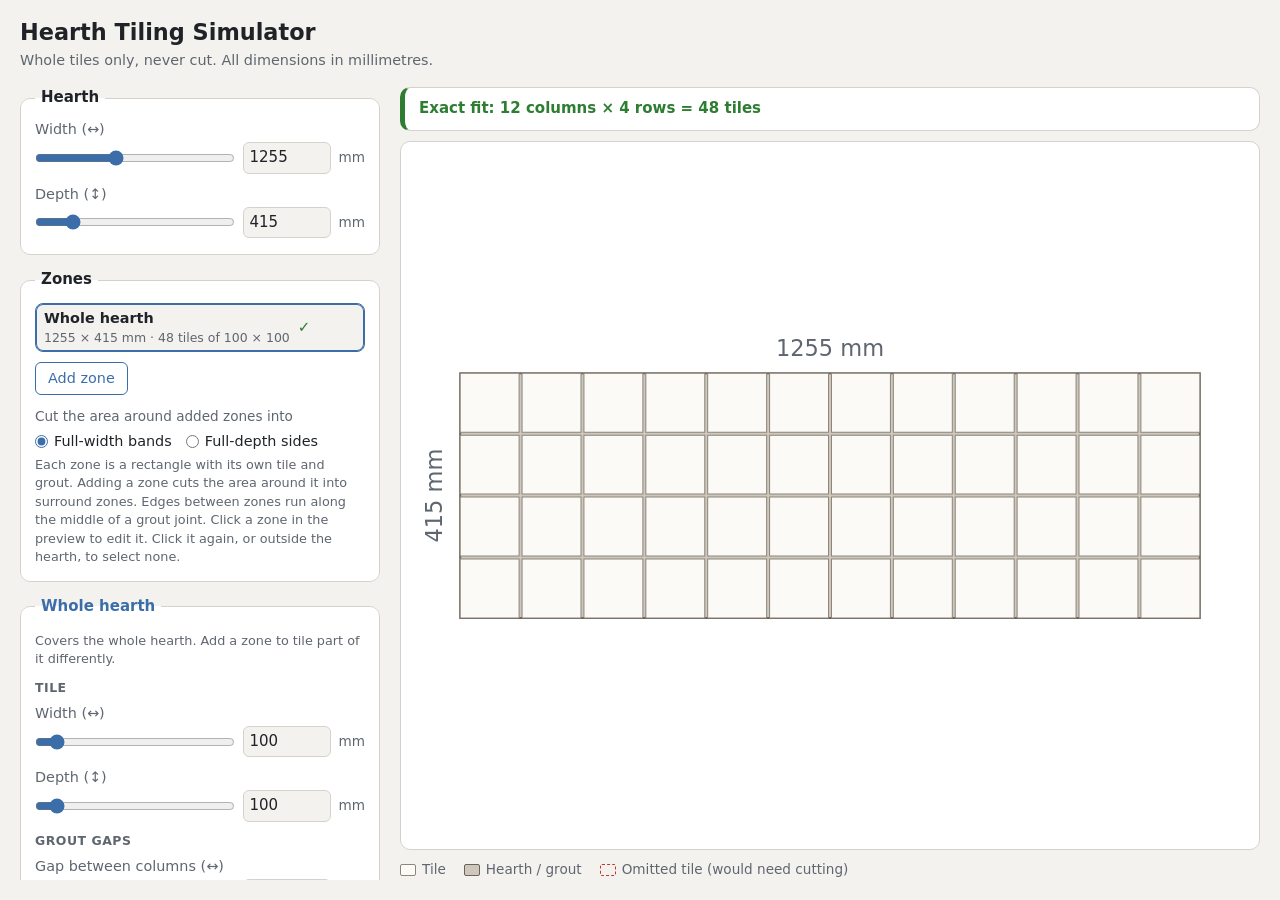
<file: index.html>
<!doctype html>
<html lang="en">
<head>
  <meta charset="utf-8">
  <meta name="viewport" content="width=device-width, initial-scale=1">
  <title>Hearth Tiling Simulator</title>
  <link rel="stylesheet" href="style.css">
</head>
<body>
  <header>
    <h1>Hearth Tiling Simulator</h1>
    <p class="subtitle">Whole tiles only, never cut. All dimensions in millimetres.</p>
  </header>

  <main>
    <aside class="controls">
      <fieldset>
        <legend>Hearth</legend>
        <div class="rows" data-rows="hearth"></div>
      </fieldset>

      <fieldset>
        <legend>Zones</legend>
        <ul id="zone-list" class="zone-list" aria-label="Zones"></ul>
        <button type="button" id="add-zone" class="btn">Add zone</button>
        <div class="choice" role="radiogroup" aria-labelledby="cut-label">
          <span id="cut-label">Cut the area around added zones into</span>
          <label><input type="radio" name="cut" value="rows" checked> Full-width bands</label>
          <label><input type="radio" name="cut" value="cols"> Full-depth sides</label>
        </div>
        <p class="hint">
          Each zone is a rectangle with its own tile and grout. Adding a zone cuts the area around
          it into surround zones. Edges between zones run along the middle of a grout joint.
          Click a zone in the preview to edit it. Click it again, or outside the hearth, to
          select none.
        </p>
      </fieldset>

      <fieldset class="zone-panel">
        <legend id="zone-title"></legend>
        <p id="zone-extent" class="hint"></p>
        <div id="zone-fields">
          <div id="placement">
            <h3>Size and position</h3>
            <div class="rows" data-rows="size"></div>
            <div class="rows" data-rows="offset-x"></div>
            <label class="toggle toggle-tight">
              <input type="checkbox" id="centre-x">
              Centre left-right on the hearth
            </label>
            <div class="rows" data-rows="offset-y"></div>
            <label class="toggle toggle-tight">
              <input type="checkbox" id="centre-y">
              Centre top-bottom on the hearth
            </label>
            <button type="button" id="remove-zone" class="btn btn-danger">Remove zone</button>
          </div>
          <h3>Tile</h3>
          <div class="rows" data-rows="tile"></div>
          <h3>Grout gaps</h3>
          <div class="rows" data-rows="grout"></div>
          <p class="hint">Values accept decimals or fractions, e.g. 1.5 or 1 1/2.</p>
          <div id="apply" class="apply">
            <button type="button" id="apply-tile" class="btn btn-small">Use this tile in all zones</button>
            <button type="button" id="apply-gaps" class="btn btn-small">Use these gaps in all zones</button>
          </div>
        </div>
      </fieldset>

      <fieldset>
        <legend>Grout</legend>
        <label class="toggle">
          <input type="checkbox" id="border">
          Grout border around hearth edge
        </label>
        <p class="hint">
          On: a grout gap also runs between the outer tiles and the hearth edge.
          Off: the outer tiles sit flush against the edge.
        </p>
        <label class="toggle">
          <input type="checkbox" id="balance">
          Auto-balance grout gaps
        </label>
        <p class="hint">
          Spreads any leftover space evenly across each zone's grout gaps so its tiles fill it
          exactly. The gaps set before turning this on act as minimums. Turning it off keeps the
          balanced gaps, ready to adjust by hand.
        </p>
      </fieldset>
    </aside>

    <section class="preview">
      <div id="status" class="status" role="status" aria-live="polite">
        <strong id="summary"></strong>
        <p id="details"></p>
        <ul id="issues"></ul>
      </div>

      <div class="stage">
        <svg id="view" preserveAspectRatio="xMidYMid meet" role="img"
             aria-label="Top-down view of the tiled hearth">
          <defs id="clips"></defs>
          <rect id="hearth"></rect>
          <path id="tiles"></path>
          <g id="ghosts"></g>
          <rect id="zone-sel"></rect>
          <g id="zone-labels"></g>
          <g id="zone-hits"></g>
          <text id="label-w" text-anchor="middle"></text>
          <text id="label-d" text-anchor="middle"></text>
        </svg>
      </div>

      <ul class="legend">
        <li><span class="swatch swatch-tile"></span>Tile</li>
        <li><span class="swatch swatch-grout"></span>Hearth / grout</li>
        <li><span class="swatch swatch-ghost"></span>Omitted tile (would need cutting)</li>
        <li id="legend-sel"><span class="swatch swatch-sel"></span>Selected zone</li>
      </ul>
    </section>
  </main>

  <script src="layout.js"></script>
  <script src="app.js"></script>
</body>
</html>
</file>
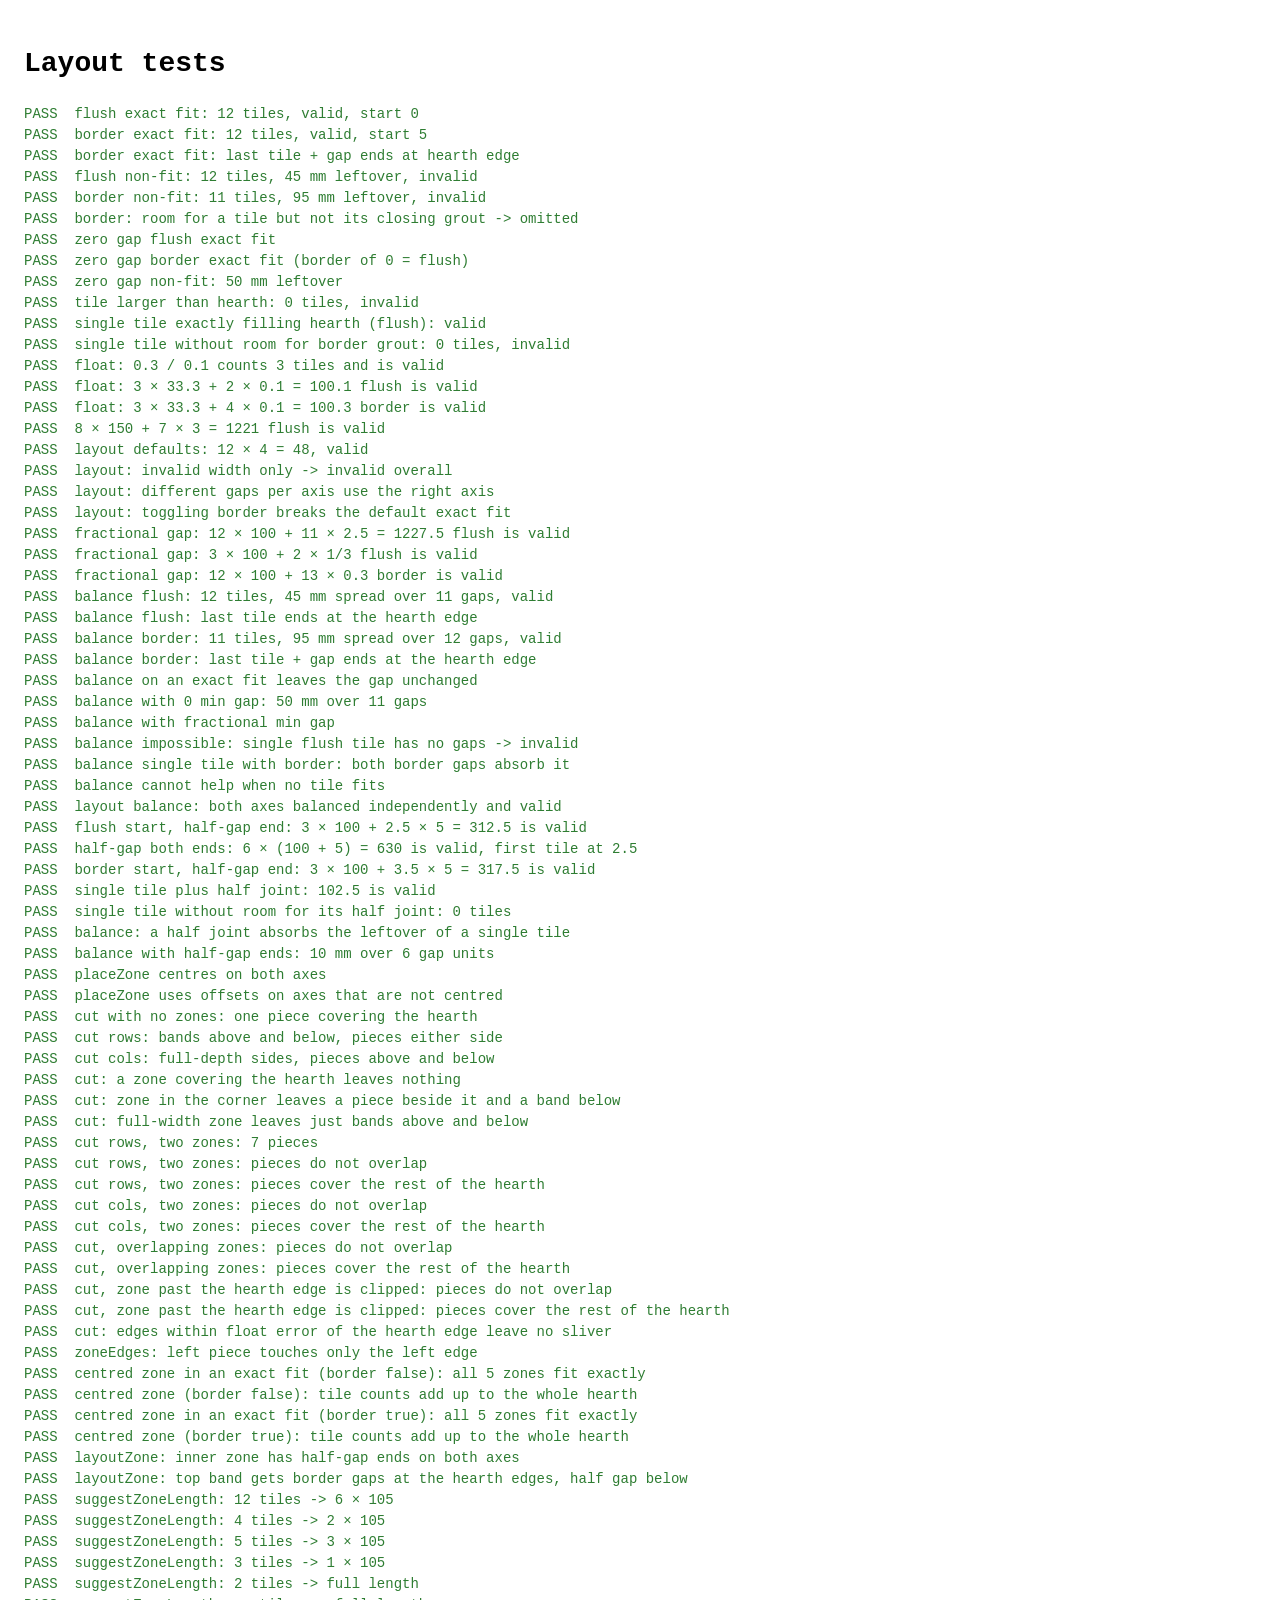
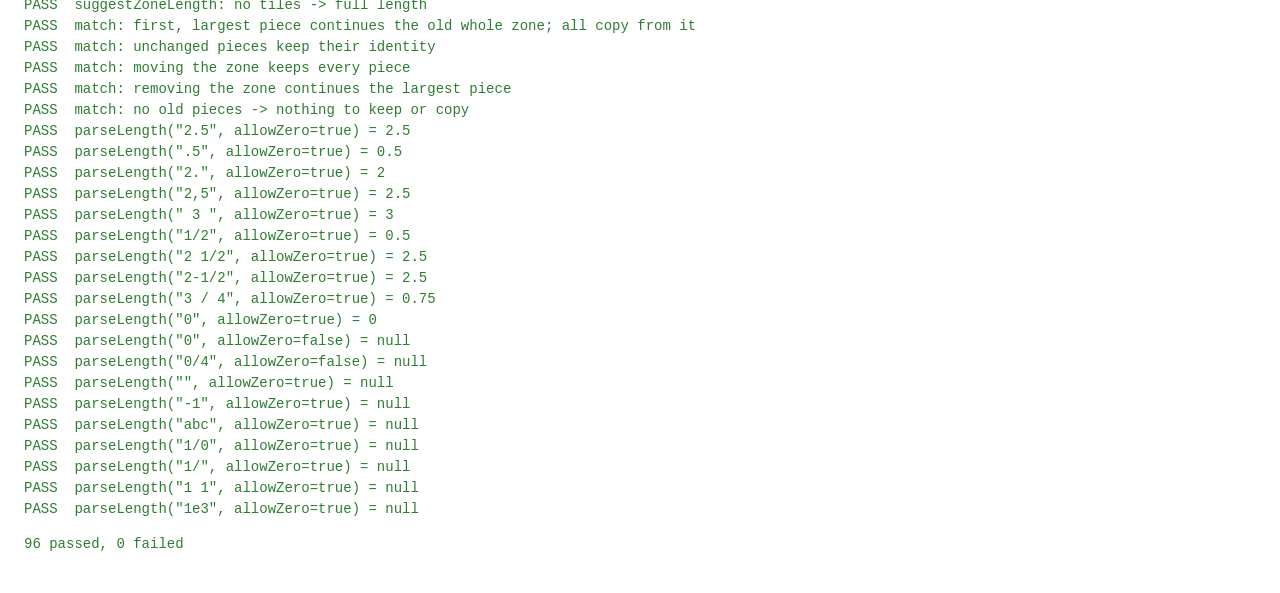
<file: tests.html>
<!doctype html>
<html lang="en">
<head>
  <meta charset="utf-8">
  <title>Layout tests</title>
  <style>
    body { font: 14px/1.5 ui-monospace, monospace; padding: 16px; }
    .pass { color: #2e7d32; }
    .fail { color: #b3261e; font-weight: bold; }
  </style>
</head>
<body>
  <h1>Layout tests</h1>
  <pre id="out"></pre>

  <script src="layout.js"></script>
  <script>
    const out = document.getElementById('out');
    let passed = 0;
    let failed = 0;

    function check(name, cond, detail) {
      const line = document.createElement('div');
      line.className = cond ? 'pass' : 'fail';
      line.textContent = `${cond ? 'PASS' : 'FAIL'}  ${name}${cond ? '' : `  -> ${JSON.stringify(detail)}`}`;
      out.appendChild(line);
      cond ? passed++ : failed++;
    }

    const near = (a, b) => Math.abs(a - b) < 1e-9;
    const axis = TilingLayout.computeAxis;
    let r;

    r = axis(1255, 100, 5, false);
    check('flush exact fit: 12 tiles, valid, start 0', r.count === 12 && r.valid && r.start === 0 && near(r.leftover, 0), r);

    r = axis(1265, 100, 5, true);
    check('border exact fit: 12 tiles, valid, start 5', r.count === 12 && r.valid && r.start === 5 && near(r.leftover, 0), r);
    check('border exact fit: last tile + gap ends at hearth edge',
      near(r.start + (r.count - 1) * r.step + 100 + 5, 1265), r);

    r = axis(1300, 100, 5, false);
    check('flush non-fit: 12 tiles, 45 mm leftover, invalid', r.count === 12 && near(r.leftover, 45) && !r.valid, r);

    r = axis(1255, 100, 5, true);
    check('border non-fit: 11 tiles, 95 mm leftover, invalid', r.count === 11 && near(r.leftover, 95) && !r.valid, r);

    r = axis(1260, 100, 5, true);
    check('border: room for a tile but not its closing grout -> omitted', r.count === 11 && near(r.leftover, 100) && !r.valid, r);

    r = axis(1200, 100, 0, false);
    check('zero gap flush exact fit', r.count === 12 && r.valid, r);
    r = axis(1200, 100, 0, true);
    check('zero gap border exact fit (border of 0 = flush)', r.count === 12 && r.valid, r);
    r = axis(1250, 100, 0, false);
    check('zero gap non-fit: 50 mm leftover', r.count === 12 && near(r.leftover, 50) && !r.valid, r);

    r = axis(80, 100, 5, false);
    check('tile larger than hearth: 0 tiles, invalid', r.count === 0 && !r.valid && near(r.leftover, 80), r);

    r = axis(100, 100, 5, false);
    check('single tile exactly filling hearth (flush): valid', r.count === 1 && r.valid, r);
    r = axis(100, 100, 5, true);
    check('single tile without room for border grout: 0 tiles, invalid', r.count === 0 && !r.valid, r);

    r = axis(0.3, 0.1, 0, false);
    check('float: 0.3 / 0.1 counts 3 tiles and is valid', r.count === 3 && r.valid, r);
    r = axis(100.1, 33.3, 0.1, false);
    check('float: 3 × 33.3 + 2 × 0.1 = 100.1 flush is valid', r.count === 3 && r.valid, r);
    r = axis(100.3, 33.3, 0.1, true);
    check('float: 3 × 33.3 + 4 × 0.1 = 100.3 border is valid', r.count === 3 && r.valid, r);
    r = axis(1221, 150, 3, false);
    check('8 × 150 + 7 × 3 = 1221 flush is valid', r.count === 8 && r.valid, r);

    const defaults = { hearthW: 1255, hearthD: 415, tileW: 100, tileD: 100, gapX: 5, gapY: 5, border: false };
    let l = TilingLayout.computeLayout(defaults);
    check('layout defaults: 12 × 4 = 48, valid', l.cols === 12 && l.rows === 4 && l.total === 48 && l.valid, l);

    l = TilingLayout.computeLayout({ ...defaults, hearthW: 1300 });
    check('layout: invalid width only -> invalid overall', !l.valid && !l.x.valid && l.y.valid && l.cols === 12, l);

    l = TilingLayout.computeLayout({ ...defaults, gapX: 3, gapY: 7 });
    check('layout: different gaps per axis use the right axis', l.x.step === 103 && l.y.step === 107, l);

    l = TilingLayout.computeLayout({ ...defaults, border: true });
    check('layout: toggling border breaks the default exact fit', !l.valid && l.cols === 11 && l.rows === 3, l);

    // ---------- Fractional gaps ----------

    r = axis(1227.5, 100, 2.5, false);
    check('fractional gap: 12 × 100 + 11 × 2.5 = 1227.5 flush is valid', r.count === 12 && r.valid, r);
    r = axis(300 + 2 / 3, 100, 1 / 3, false);
    check('fractional gap: 3 × 100 + 2 × 1/3 flush is valid', r.count === 3 && r.valid, r);
    r = axis(1200 + 13 * 0.3, 100, 0.3, true);
    check('fractional gap: 12 × 100 + 13 × 0.3 border is valid', r.count === 12 && r.valid, r);

    // ---------- Auto-balance ----------

    r = axis(1300, 100, 5, false, true);
    check('balance flush: 12 tiles, 45 mm spread over 11 gaps, valid',
      r.count === 12 && r.balanced && r.gapUnits === 11 && near(r.gap, 5 + 45 / 11) && r.valid && r.start === 0, r);
    check('balance flush: last tile ends at the hearth edge', near(r.start + 11 * r.step + 100, 1300), r);

    r = axis(1255, 100, 5, true, true);
    check('balance border: 11 tiles, 95 mm spread over 12 gaps, valid',
      r.count === 11 && r.gapUnits === 12 && near(r.gap, 5 + 95 / 12) && r.valid && near(r.start, r.gap), r);
    check('balance border: last tile + gap ends at the hearth edge', near(r.start + 10 * r.step + 100 + r.gap, 1255), r);

    r = axis(1255, 100, 5, false, true);
    check('balance on an exact fit leaves the gap unchanged', r.count === 12 && !r.balanced && r.gap === 5 && r.valid, r);

    r = axis(1250, 100, 0, false, true);
    check('balance with 0 min gap: 50 mm over 11 gaps', r.count === 12 && near(r.gap, 50 / 11) && r.valid, r);

    r = axis(1300.25, 100, 2.5, false, true);
    check('balance with fractional min gap', r.count === 12 && near(r.gap, 2.5 + 72.75 / 11) && r.valid, r);

    r = axis(150, 100, 5, false, true);
    check('balance impossible: single flush tile has no gaps -> invalid', r.count === 1 && r.gapUnits === 0 && !r.valid && near(r.leftover, 50), r);
    r = axis(150, 100, 5, true, true);
    check('balance single tile with border: both border gaps absorb it', r.count === 1 && near(r.gap, 25) && r.valid, r);
    r = axis(80, 100, 5, false, true);
    check('balance cannot help when no tile fits', r.count === 0 && !r.valid, r);

    l = TilingLayout.computeLayout({ ...defaults, hearthW: 1300, hearthD: 430, balance: true });
    check('layout balance: both axes balanced independently and valid',
      l.valid && l.cols === 12 && l.rows === 4 && near(l.x.gap, 5 + 45 / 11) && near(l.y.gap, 5 + 15 / 3), l);

    // ---------- Half-gap ends (zone edges inside the hearth) ----------

    r = axis(312.5, 100, 5, [0, 0.5]);
    check('flush start, half-gap end: 3 × 100 + 2.5 × 5 = 312.5 is valid', r.count === 3 && r.valid && r.start === 0 && r.gapUnits === 2.5, r);
    r = axis(630, 100, 5, [0.5, 0.5]);
    check('half-gap both ends: 6 × (100 + 5) = 630 is valid, first tile at 2.5', r.count === 6 && r.valid && r.start === 2.5, r);
    r = axis(317.5, 100, 5, [1, 0.5]);
    check('border start, half-gap end: 3 × 100 + 3.5 × 5 = 317.5 is valid', r.count === 3 && r.valid && r.start === 5, r);
    r = axis(102.5, 100, 5, [0, 0.5]);
    check('single tile plus half joint: 102.5 is valid', r.count === 1 && r.valid, r);
    r = axis(100, 100, 5, [0, 0.5]);
    check('single tile without room for its half joint: 0 tiles', r.count === 0 && !r.valid, r);
    r = axis(150, 100, 5, [0, 0.5], true);
    check('balance: a half joint absorbs the leftover of a single tile',
      r.count === 1 && r.gapUnits === 0.5 && near(r.gap, 100) && r.valid, r);
    r = axis(640, 100, 5, [0.5, 0.5], true);
    check('balance with half-gap ends: 10 mm over 6 gap units',
      r.count === 6 && near(r.gap, 5 + 10 / 6) && near(r.start, r.gap / 2) && r.valid, r);

    // ---------- Zone geometry ----------

    const rectNear = (a, b) => near(a.x, b.x) && near(a.y, b.y) && near(a.w, b.w) && near(a.d, b.d);
    const rectsNear = (as, bs) => as.length === bs.length && as.every((a, i) => rectNear(a, bs[i]));
    const area = (rs) => rs.reduce((s, q) => s + q.w * q.d, 0);
    // Pieces must not overlap each other or the holes, and must cover the rest of the hearth.
    function checkPartition(name, W, D, holes, pieces, holeArea) {
      let overlaps = 0;
      pieces.forEach((a, i) => {
        pieces.slice(i + 1).forEach((b) => { if (TilingLayout.overlapArea(a, b) > 1e-9) overlaps++; });
        holes.forEach((h) => { if (TilingLayout.overlapArea(a, h) > 1e-9) overlaps++; });
      });
      check(`${name}: pieces do not overlap`, overlaps === 0, pieces);
      check(`${name}: pieces cover the rest of the hearth`, near(area(pieces) + holeArea, W * D), area(pieces));
    }

    let rect = TilingLayout.placeZone({ zoneW: 630, zoneD: 210, zoneX: 0, zoneY: 0, centreX: true, centreY: true }, 1255, 415);
    check('placeZone centres on both axes', rectNear(rect, { x: 312.5, y: 102.5, w: 630, d: 210 }), rect);
    rect = TilingLayout.placeZone({ zoneW: 630, zoneD: 210, zoneX: 10, zoneY: 20, centreX: false, centreY: true }, 1255, 415);
    check('placeZone uses offsets on axes that are not centred', rectNear(rect, { x: 10, y: 102.5, w: 630, d: 210 }), rect);

    const cut = TilingLayout.cutSurround;
    const hole = { x: 312.5, y: 102.5, w: 630, d: 210 };
    let pieces = cut(1255, 415, []);
    check('cut with no zones: one piece covering the hearth', rectsNear(pieces, [{ x: 0, y: 0, w: 1255, d: 415 }]), pieces);

    pieces = cut(1255, 415, [hole], 'rows');
    check('cut rows: bands above and below, pieces either side', rectsNear(pieces, [
      { x: 0, y: 0, w: 1255, d: 102.5 },
      { x: 0, y: 102.5, w: 312.5, d: 210 },
      { x: 942.5, y: 102.5, w: 312.5, d: 210 },
      { x: 0, y: 312.5, w: 1255, d: 102.5 },
    ]), pieces);

    pieces = cut(1255, 415, [hole], 'cols');
    check('cut cols: full-depth sides, pieces above and below', rectsNear(pieces, [
      { x: 0, y: 0, w: 312.5, d: 415 },
      { x: 312.5, y: 0, w: 630, d: 102.5 },
      { x: 942.5, y: 0, w: 312.5, d: 415 },
      { x: 312.5, y: 312.5, w: 630, d: 102.5 },
    ]), pieces);

    pieces = cut(1255, 415, [{ x: 0, y: 0, w: 1255, d: 415 }]);
    check('cut: a zone covering the hearth leaves nothing', pieces.length === 0, pieces);

    pieces = cut(1255, 415, [{ x: 0, y: 0, w: 500, d: 200 }]);
    check('cut: zone in the corner leaves a piece beside it and a band below', rectsNear(pieces, [
      { x: 500, y: 0, w: 755, d: 200 },
      { x: 0, y: 200, w: 1255, d: 215 },
    ]), pieces);

    pieces = cut(1255, 415, [{ x: 0, y: 100, w: 1255, d: 200 }]);
    check('cut: full-width zone leaves just bands above and below', rectsNear(pieces, [
      { x: 0, y: 0, w: 1255, d: 100 },
      { x: 0, y: 300, w: 1255, d: 115 },
    ]), pieces);

    let holes = [{ x: 100, y: 100, w: 200, d: 200 }, { x: 500, y: 150, w: 200, d: 100 }];
    pieces = cut(1255, 415, holes, 'rows');
    check('cut rows, two zones: 7 pieces', pieces.length === 7, pieces);
    checkPartition('cut rows, two zones', 1255, 415, holes, pieces, 60000);
    pieces = cut(1255, 415, holes, 'cols');
    checkPartition('cut cols, two zones', 1255, 415, holes, pieces, 60000);

    holes = [{ x: 100, y: 100, w: 300, d: 200 }, { x: 300, y: 50, w: 200, d: 100 }];
    pieces = cut(1255, 415, holes);
    checkPartition('cut, overlapping zones', 1255, 415, holes, pieces, 60000 + 20000 - 100 * 50);

    holes = [{ x: 1100, y: -50, w: 300, d: 200 }];
    pieces = cut(1255, 415, holes);
    checkPartition('cut, zone past the hearth edge is clipped', 1255, 415, holes, pieces, 155 * 150);

    pieces = cut(1255, 415, [{ ...hole, x: 1e-9 }]);
    check('cut: edges within float error of the hearth edge leave no sliver', pieces.length === 3, pieces);

    let e = TilingLayout.zoneEdges({ x: 0, y: 102.5, w: 312.5, d: 210 }, 1255, 415);
    check('zoneEdges: left piece touches only the left edge', e.left && !e.right && !e.top && !e.bottom, e);

    // Adding a zone of n·(tile + gap), centred, keeps an exact fit exact for every zone.
    const settings = { tileW: 100, tileD: 100, gapX: 5, gapY: 5 };
    for (const [border, W, D] of [[false, 1255, 415], [true, 1265, 425]]) {
      const zone = { zoneW: 630, zoneD: 210, centreX: true, centreY: true };
      const zr = TilingLayout.placeZone(zone, W, D);
      const all = [zr, ...cut(W, D, [zr])].map((q) => TilingLayout.layoutZone(q, settings, W, D, border, false));
      check(`centred zone in an exact fit (border ${border}): all 5 zones fit exactly`,
        all.length === 5 && all.every((l) => l.valid), all.map((l) => [l.cols, l.rows, l.x.leftover, l.y.leftover]));
      check(`centred zone (border ${border}): tile counts add up to the whole hearth`,
        all.reduce((n, l) => n + l.total, 0) === 48, all.map((l) => l.total));
    }

    let lz = TilingLayout.layoutZone({ x: 312.5, y: 102.5, w: 630, d: 210 }, settings, 1255, 415, false, false);
    check('layoutZone: inner zone has half-gap ends on both axes',
      lz.x.ends[0] === 0.5 && lz.x.ends[1] === 0.5 && lz.y.ends[0] === 0.5 && lz.y.ends[1] === 0.5 && near(lz.x.start, 2.5), lz);
    lz = TilingLayout.layoutZone({ x: 0, y: 0, w: 1255, d: 102.5 }, settings, 1255, 415, true, false);
    check('layoutZone: top band gets border gaps at the hearth edges, half gap below',
      lz.x.ends[0] === 1 && lz.x.ends[1] === 1 && lz.y.ends[0] === 1 && lz.y.ends[1] === 0.5, lz);

    const suggest = TilingLayout.suggestZoneLength;
    check('suggestZoneLength: 12 tiles -> 6 × 105', suggest(1255, 12, 100, 5) === 630, suggest(1255, 12, 100, 5));
    check('suggestZoneLength: 4 tiles -> 2 × 105', suggest(415, 4, 100, 5) === 210, suggest(415, 4, 100, 5));
    check('suggestZoneLength: 5 tiles -> 3 × 105', suggest(520, 5, 100, 5) === 315, suggest(520, 5, 100, 5));
    check('suggestZoneLength: 3 tiles -> 1 × 105', suggest(310, 3, 100, 5) === 105, suggest(310, 3, 100, 5));
    check('suggestZoneLength: 2 tiles -> full length', suggest(205, 2, 100, 5) === 205, suggest(205, 2, 100, 5));
    check('suggestZoneLength: no tiles -> full length', suggest(80, 0, 100, 5) === 80, suggest(80, 0, 100, 5));

    // ---------- Matching zones across cuts ----------

    const match = TilingLayout.matchRects;
    const whole = [{ x: 0, y: 0, w: 1255, d: 415 }];
    const four = cut(1255, 415, [hole]);
    let m = match(whole, four);
    check('match: first, largest piece continues the old whole zone; all copy from it',
      m[0].keep === 0 && m.slice(1).every((q) => q.keep === -1) && m.every((q) => q.from === 0), m);
    m = match(four, four);
    check('match: unchanged pieces keep their identity', m.every((q, i) => q.keep === i && q.from === i), m);
    const moved = cut(1255, 415, [{ ...hole, x: 300 }]);
    m = match(four, moved);
    check('match: moving the zone keeps every piece', m.every((q, i) => q.keep === i), m);
    m = match(four, whole);
    check('match: removing the zone continues the largest piece', m[0].keep === 0 && m[0].from === 0, m);
    m = match([], whole);
    check('match: no old pieces -> nothing to keep or copy', m[0].keep === -1 && m[0].from === -1, m);

    // ---------- Input parsing ----------

    const parse = TilingLayout.parseLength;
    const parseCases = [
      ['2.5', true, 2.5], ['.5', true, 0.5], ['2.', true, 2], ['2,5', true, 2.5], [' 3 ', true, 3],
      ['1/2', true, 0.5], ['2 1/2', true, 2.5], ['2-1/2', true, 2.5], ['3 / 4', true, 0.75],
      ['0', true, 0], ['0', false, null], ['0/4', false, null], ['', true, null], ['-1', true, null],
      ['abc', true, null], ['1/0', true, null], ['1/', true, null], ['1 1', true, null], ['1e3', true, null],
    ];
    for (const [input, allowZero, expected] of parseCases) {
      const got = parse(input, allowZero);
      check(`parseLength(${JSON.stringify(input)}, allowZero=${allowZero}) = ${expected}`,
        expected === null ? got === null : got !== null && near(got, expected), got);
    }

    const summary = document.createElement('p');
    summary.className = failed ? 'fail' : 'pass';
    summary.textContent = `${passed} passed, ${failed} failed`;
    document.body.appendChild(summary);
    document.title = failed ? `FAIL (${failed})` : `PASS (${passed})`;
  </script>
</body>
</html>
</file>
<file: style.css>
:root {
  --bg: #f4f2ee;
  --bg-invalid: #f7d6d2;
  --panel: #ffffff;
  --text: #1f2328;
  --muted: #5f6670;
  --border: #d6d2cb;
  --accent: #3b6ea8;
  --hearth: #cdc7be;
  --hearth-edge: #6b6359;
  --tile: #fbfaf7;
  --tile-edge: #8d857a;
  --ghost: #c0392b;
  --ok: #2e7d32;
  --err: #b3261e;
  color-scheme: light;
}

@media (prefers-color-scheme: dark) {
  :root {
    --bg: #1c1e21;
    --bg-invalid: #44231f;
    --panel: #26292d;
    --text: #e8e6e3;
    --muted: #a2a7ad;
    --border: #3b3f45;
    --accent: #82aadc;
    --hearth: #4b4741;
    --hearth-edge: #a0978a;
    --tile: #dcd7ce;
    --tile-edge: #756e64;
    --ghost: #ff7b6b;
    --ok: #7cc583;
    --err: #ff8a80;
    color-scheme: dark;
  }
}

* {
  box-sizing: border-box;
}

[hidden] {
  display: none !important;
}

html,
body {
  margin: 0;
}

body {
  min-height: 100vh;
  background: var(--bg);
  color: var(--text);
  font: 15px/1.45 system-ui, -apple-system, "Segoe UI", Roboto, sans-serif;
  transition: background-color 0.25s ease;
}

body.invalid {
  background: var(--bg-invalid);
}

header {
  padding: 16px 20px 8px;
}

h1 {
  margin: 0;
  font-size: 1.4rem;
  font-weight: 650;
}

.subtitle {
  margin: 2px 0 0;
  color: var(--muted);
  font-size: 0.9rem;
}

main {
  display: grid;
  grid-template-columns: minmax(280px, 360px) minmax(0, 1fr);
  gap: 20px;
  padding: 8px 20px 20px;
  align-items: start;
}

/* ---------- Controls ---------- */

.controls {
  display: flex;
  flex-direction: column;
  gap: 14px;
}

fieldset {
  margin: 0;
  padding: 10px 14px 6px;
  background: var(--panel);
  border: 1px solid var(--border);
  border-radius: 10px;
}

legend {
  padding: 0 6px;
  font-weight: 650;
}

.param {
  display: grid;
  grid-template-columns: minmax(0, 1fr) 5.5rem auto;
  grid-template-areas:
    "label  label  label"
    "slider number unit";
  align-items: center;
  gap: 2px 8px;
  margin-bottom: 10px;
}

.param label {
  grid-area: label;
  font-size: 0.9rem;
  color: var(--muted);
}

.param input[type="range"] {
  grid-area: slider;
  width: 100%;
  margin: 0;
  accent-color: var(--accent);
}

.param input[type="text"] {
  grid-area: number;
  width: 100%;
  padding: 4px 6px;
  font: inherit;
  font-variant-numeric: tabular-nums;
  color: var(--text);
  background: var(--bg);
  border: 1px solid var(--border);
  border-radius: 6px;
}

.param input[type="text"]:focus {
  outline: 2px solid var(--accent);
  outline-offset: 0;
}

.param input:disabled {
  opacity: 0.6;
  cursor: not-allowed;
}

.param input[type="text"].error {
  border-color: var(--err);
  outline-color: var(--err);
}

.unit {
  grid-area: unit;
  font-size: 0.85rem;
  color: var(--muted);
}

.toggle {
  display: flex;
  align-items: center;
  gap: 8px;
  margin-top: 4px;
  cursor: pointer;
}

.toggle input {
  width: 1.05rem;
  height: 1.05rem;
  margin: 0;
  accent-color: var(--accent);
}

.toggle-tight {
  margin: -4px 0 10px;
  font-size: 0.9rem;
}

.hint {
  margin: 4px 0 8px;
  font-size: 0.8rem;
  color: var(--muted);
}

.zone-panel h3 {
  margin: 10px 0 6px;
  font-size: 0.78rem;
  font-weight: 650;
  letter-spacing: 0.04em;
  text-transform: uppercase;
  color: var(--muted);
}

.zone-panel legend {
  color: var(--accent);
}

/* ---------- Buttons ---------- */

.btn {
  padding: 5px 12px;
  font: inherit;
  font-size: 0.9rem;
  color: var(--accent);
  background: transparent;
  border: 1px solid var(--accent);
  border-radius: 6px;
  cursor: pointer;
}

.btn:hover:not(:disabled) {
  background: color-mix(in srgb, var(--accent) 12%, transparent);
}

.btn:focus-visible {
  outline: 2px solid var(--accent);
  outline-offset: 2px;
}

.btn:disabled {
  opacity: 0.5;
  cursor: not-allowed;
}

.btn-danger {
  color: var(--err);
  border-color: var(--err);
}

.btn-danger:hover:not(:disabled) {
  background: color-mix(in srgb, var(--err) 12%, transparent);
}

.btn-small {
  padding: 3px 8px;
  font-size: 0.8rem;
}

#remove-zone {
  margin: 2px 0 4px;
}

.apply {
  display: flex;
  flex-wrap: wrap;
  gap: 6px;
  margin: 2px 0 8px;
}

/* ---------- Zone list ---------- */

.zone-list {
  display: flex;
  flex-direction: column;
  gap: 4px;
  margin: 2px 0 10px;
  padding: 0;
  list-style: none;
}

.zone-item {
  display: grid;
  grid-template-columns: auto minmax(0, 1fr) auto;
  align-items: center;
  gap: 8px;
  width: 100%;
  padding: 4px 8px;
  font: inherit;
  text-align: left;
  color: var(--text);
  background: var(--bg);
  border: 1px solid var(--border);
  border-radius: 8px;
  cursor: pointer;
}

.zone-item:hover {
  border-color: var(--accent);
}

.zone-item:focus-visible {
  outline: 2px solid var(--accent);
  outline-offset: 1px;
}

.zone-item[aria-pressed="true"] {
  border-color: var(--accent);
  box-shadow: inset 0 0 0 1px var(--accent);
}

.zone-badge {
  display: grid;
  place-items: center;
  min-width: 1.6rem;
  height: 1.6rem;
  padding: 0 4px;
  font-size: 0.78rem;
  font-weight: 650;
  background: var(--hearth);
  border-radius: 999px;
}

.zone-item[aria-pressed="true"] .zone-badge {
  color: var(--panel);
  background: var(--accent);
}

.zone-list.single .zone-badge {
  display: none;
}

.zone-name,
.zone-meta {
  display: block;
}

.zone-name {
  font-size: 0.9rem;
  font-weight: 600;
}

.zone-meta {
  font-size: 0.78rem;
  font-variant-numeric: tabular-nums;
  color: var(--muted);
  overflow-wrap: anywhere;
}

.zone-mark {
  font-weight: 700;
  color: var(--ok);
}

.bad .zone-mark {
  color: var(--err);
}

.choice {
  display: flex;
  flex-wrap: wrap;
  gap: 4px 14px;
  margin: 12px 0 4px;
  font-size: 0.9rem;
}

.choice > span {
  width: 100%;
  font-size: 0.85rem;
  color: var(--muted);
}

.choice label {
  display: flex;
  align-items: center;
  gap: 6px;
  cursor: pointer;
}

.choice input {
  margin: 0;
  accent-color: var(--accent);
}

/* ---------- Preview ---------- */

.preview {
  display: flex;
  flex-direction: column;
  gap: 10px;
  min-width: 0;
}

.status {
  padding: 10px 14px;
  background: var(--panel);
  border: 1px solid var(--border);
  border-left: 5px solid var(--ok);
  border-radius: 10px;
}

.status strong {
  color: var(--ok);
}

body.invalid .status {
  border-left-color: var(--err);
}

body.invalid .status strong {
  color: var(--err);
}

.status p {
  margin: 2px 0 0;
  font-variant-numeric: tabular-nums;
  white-space: pre-line;
}

.status ul {
  margin: 4px 0 0;
  padding-left: 1.2rem;
}

.status ul:empty,
.status p:empty {
  display: none;
}

.stage {
  flex: 1;
  min-height: 240px;
  background: var(--panel);
  border: 1px solid var(--border);
  border-radius: 10px;
  overflow: hidden;
}

#view {
  display: block;
  width: 100%;
  height: 100%;
}

#hearth {
  fill: var(--hearth);
  stroke: var(--hearth-edge);
  stroke-width: 2;
  vector-effect: non-scaling-stroke;
}

#tiles {
  fill: var(--tile);
  stroke: var(--tile-edge);
  stroke-width: 1;
  vector-effect: non-scaling-stroke;
}

#ghosts path {
  fill: var(--ghost);
  fill-opacity: 0.08;
  stroke: var(--ghost);
  stroke-width: 1.5;
  stroke-dasharray: 6 4;
  vector-effect: non-scaling-stroke;
}

#zone-sel {
  fill: var(--accent);
  fill-opacity: 0.12;
  stroke: var(--accent);
  stroke-width: 2.5;
  vector-effect: non-scaling-stroke;
  pointer-events: none;
}

#zone-hits rect {
  fill: transparent;
  pointer-events: all;
  cursor: pointer;
}

#zone-hits rect:hover {
  stroke: var(--accent);
  stroke-width: 1.5;
  stroke-dasharray: 5 4;
  vector-effect: non-scaling-stroke;
}

#view text {
  fill: var(--muted);
  font-family: system-ui, -apple-system, "Segoe UI", Roboto, sans-serif;
}

#zone-labels {
  pointer-events: none;
}

#zone-labels rect {
  fill: var(--panel);
  fill-opacity: 0.92;
  stroke: var(--tile-edge);
  stroke-width: 1;
  vector-effect: non-scaling-stroke;
}

#zone-labels text {
  fill: var(--text);
  font-weight: 650;
}

#zone-labels .selected rect {
  fill: var(--accent);
  fill-opacity: 1;
  stroke: var(--accent);
}

#zone-labels .selected text {
  fill: var(--panel);
}

.legend {
  display: flex;
  flex-wrap: wrap;
  gap: 6px 18px;
  margin: 0;
  padding: 0;
  list-style: none;
  font-size: 0.85rem;
  color: var(--muted);
}

.legend li {
  display: flex;
  align-items: center;
  gap: 6px;
}

.swatch {
  display: inline-block;
  width: 16px;
  height: 12px;
  border-radius: 2px;
}

.swatch-tile {
  background: var(--tile);
  border: 1px solid var(--tile-edge);
}

.swatch-grout {
  background: var(--hearth);
  border: 1px solid var(--hearth-edge);
}

.swatch-ghost {
  border: 1.5px dashed var(--ghost);
}

.swatch-sel {
  background: color-mix(in srgb, var(--accent) 15%, transparent);
  border: 2px solid var(--accent);
}

/* ---------- Wide screens: fill the window, preview beside controls ---------- */

@media (min-width: 801px) {
  body {
    display: flex;
    flex-direction: column;
    height: 100vh;
    min-height: 560px;
  }

  main {
    flex: 1;
    min-height: 0;
    align-items: stretch;
  }

  .controls {
    min-height: 0;
    overflow-y: auto;
  }

  .preview {
    min-height: 0;
  }
}

/* ---------- Narrow screens: stacked ---------- */

@media (max-width: 800px) {
  header {
    padding: 14px 16px 6px;
  }

  main {
    grid-template-columns: minmax(0, 1fr);
    padding: 8px 16px 16px;
  }

  .stage {
    height: 62vw;
    min-height: 240px;
  }
}
</file>
